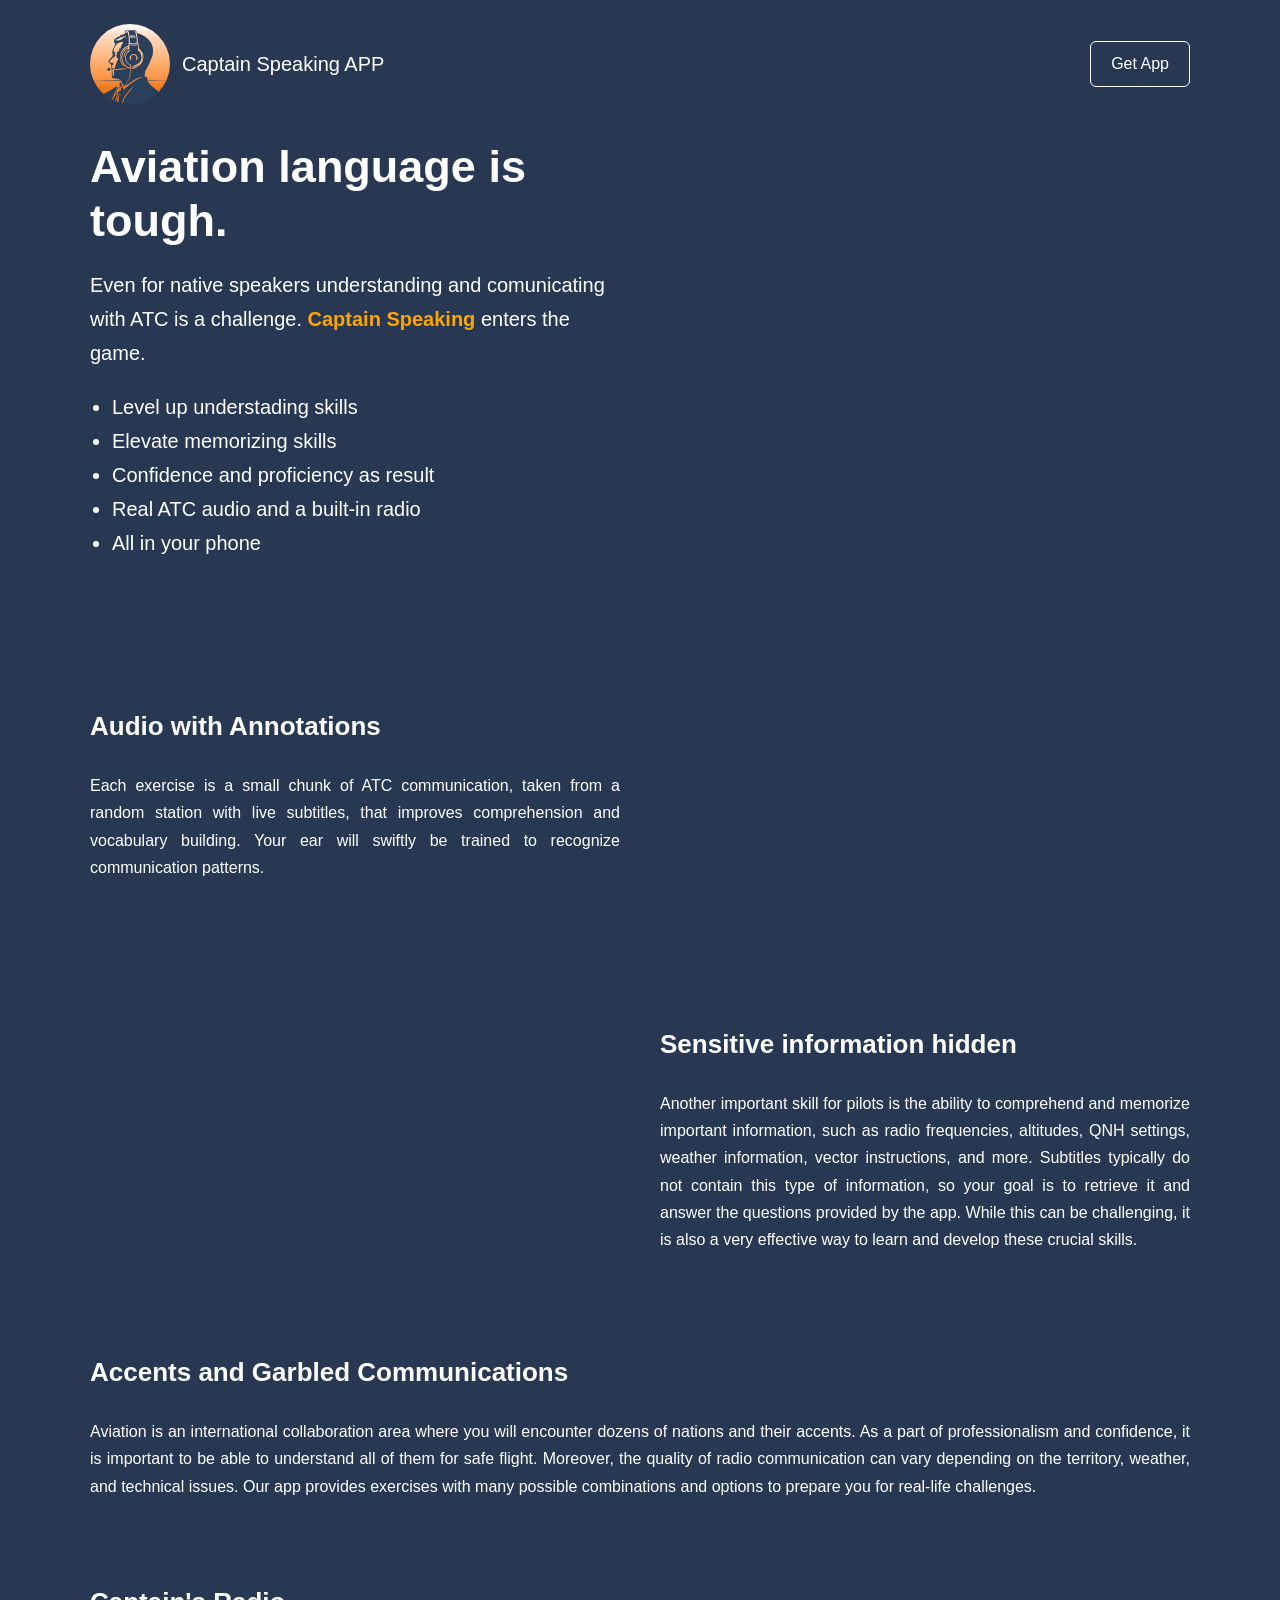
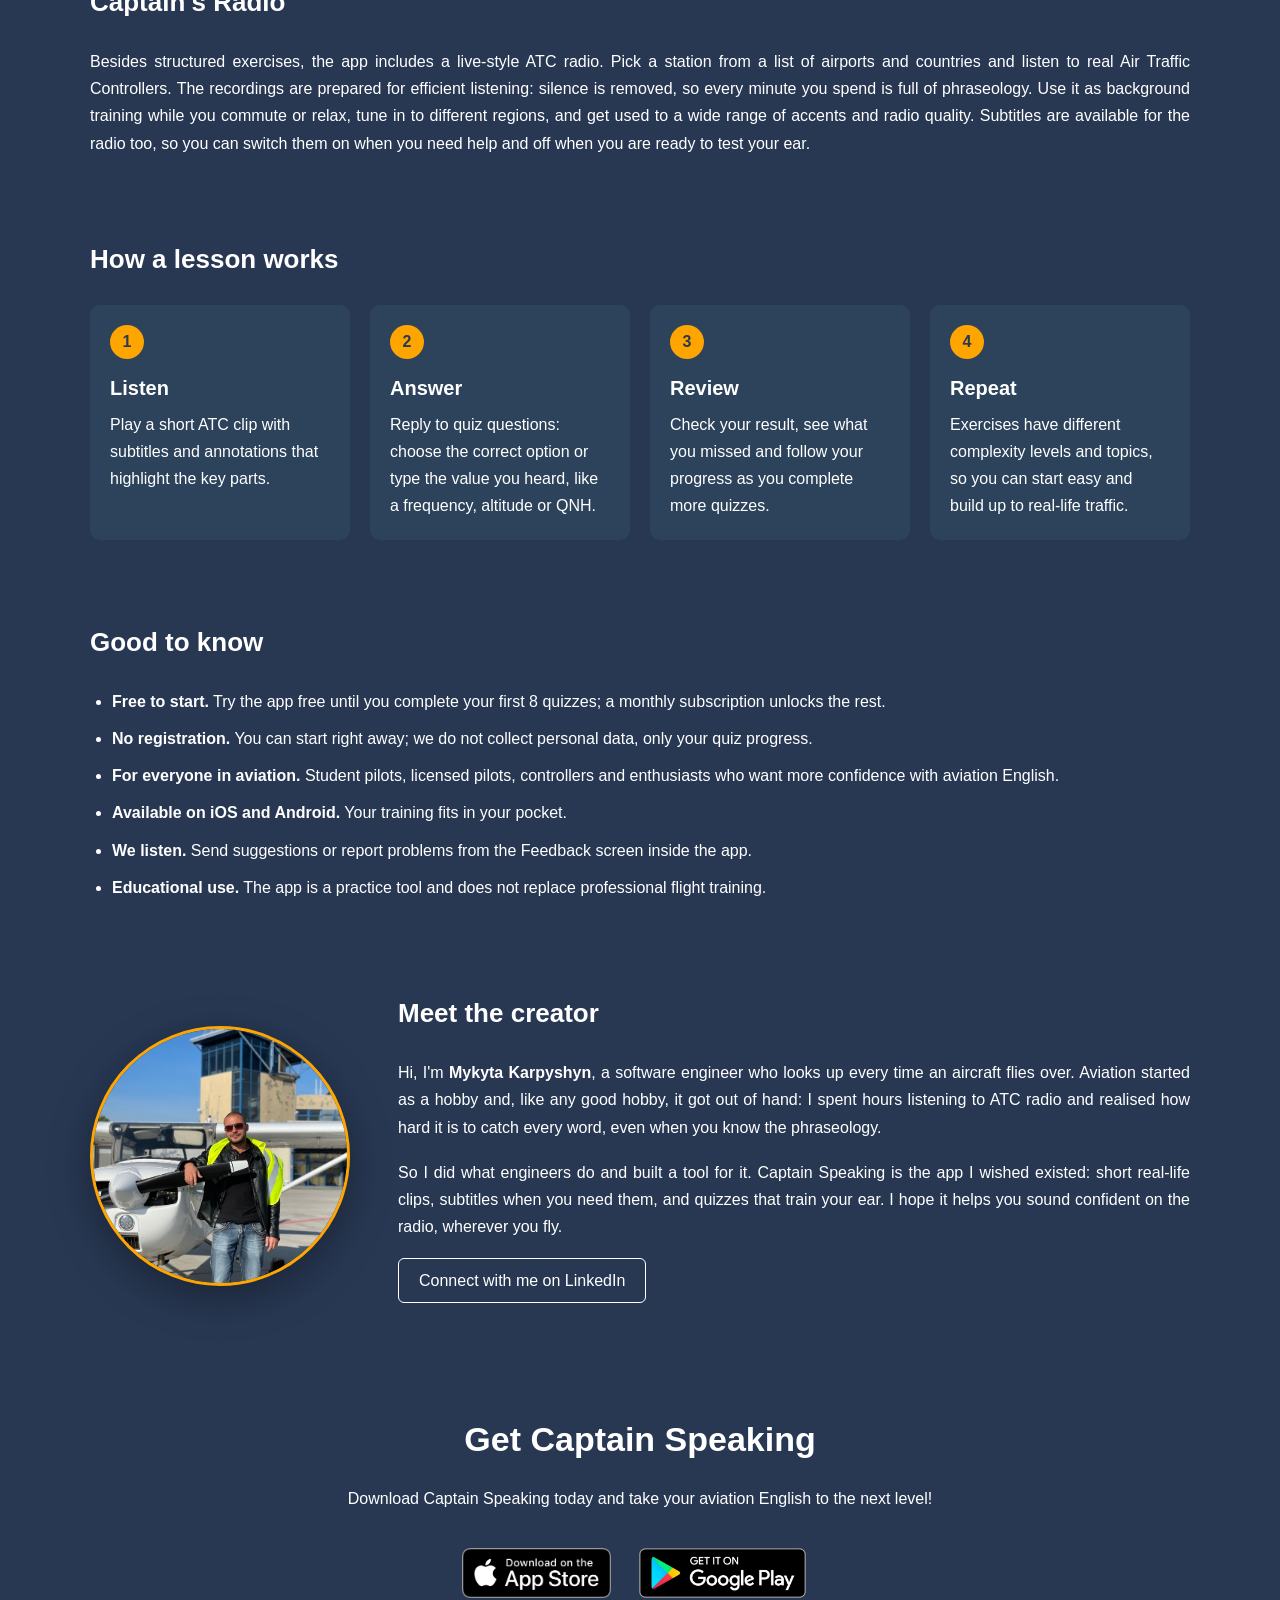
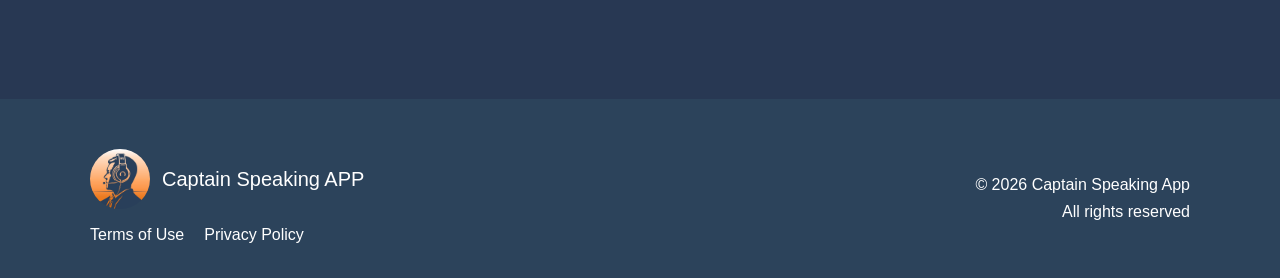
<file: index.html>
<!DOCTYPE html><html lang="en"><head><meta charset="utf-8"><meta name="viewport" content="width=device-width, initial-scale=1"><title>Captain Speaking - Aviation English Training</title><meta name="description" content="Practice ATC radio communication with annotated audio exercises and quizzes."><link rel="icon" href="assets/favicon.ico"><meta name="apple-itunes-app" content="app-id=1671759983"><link rel="stylesheet" href="style.css"></head><body><nav class="site-nav"><div class="container"><a class="brand" href="./"><img src="assets/captain_logo_rounded.png" alt="Captain Speaking logo"><span>Captain Speaking APP</span></a><a class="btn-outline" href="#get-app">Get App</a></div></nav>
<section class="hero"><div class="container"><div class="row">
<div><h1>Aviation language is tough.</h1>
<p class="lead">Even for native speakers understanding and comunicating with ATC is a challenge. <b>Captain Speaking</b> enters the game.</p>
<ul class="lead"><li>Level up understading skills</li><li>Elevate memorizing skills</li><li>Confidence and proficiency as result</li><li>Real ATC audio and a built-in radio</li><li>All in your phone</li></ul></div>
<div><video autoplay muted loop playsinline preload="auto"><source src="assets/intro_index_1024.mp4" type="video/mp4"></video></div>
</div></div></section>
<section class="feature"><div class="container"><div class="row">
<div><h3>Audio with Annotations</h3><p>Each exercise is a small chunk of ATC communication, taken from a random station with live subtitles, that improves comprehension and vocabulary building. Your ear will swiftly be trained to recognize communication patterns.</p></div>
<div><video autoplay muted loop playsinline preload="auto"><source src="assets/annotations_index_promo_blue.mp4" type="video/mp4"></video></div>
</div></div></section>
<section class="feature"><div class="container"><div class="row">
<div class="order-last"><video autoplay muted loop playsinline preload="auto"><source src="assets/3_phone_demo.mp4" type="video/mp4"></video></div>
<div><h3>Sensitive information hidden</h3><p>Another important skill for pilots is the ability to comprehend and memorize important information, such as radio frequencies, altitudes, QNH settings, weather information, vector instructions, and more. Subtitles typically do not contain this type of information, so your goal is to retrieve it and answer the questions provided by the app. While this can be challenging, it is also a very effective way to learn and develop these crucial skills.</p></div>
</div></div></section>
<section class="feature"><div class="container"><h3>Accents and Garbled Communications</h3><p>Aviation is an international collaboration area where you will encounter dozens of nations and their accents. As a part of professionalism and confidence, it is important to be able to understand all of them for safe flight. Moreover, the quality of radio communication can vary depending on the territory, weather, and technical issues. Our app provides exercises with many possible combinations and options to prepare you for real-life challenges.</p></div></section>
<section class="feature"><div class="container"><h3>Captain's Radio</h3><p>Besides structured exercises, the app includes a live-style ATC radio. Pick a station from a list of airports and countries and listen to real Air Traffic Controllers. The recordings are prepared for efficient listening: silence is removed, so every minute you spend is full of phraseology. Use it as background training while you commute or relax, tune in to different regions, and get used to a wide range of accents and radio quality. Subtitles are available for the radio too, so you can switch them on when you need help and off when you are ready to test your ear.</p></div></section>
<section class="feature"><div class="container"><h3>How a lesson works</h3><div class="steps">
<div class="step"><span>1</span><h4>Listen</h4><p>Play a short ATC clip with subtitles and annotations that highlight the key parts.</p></div>
<div class="step"><span>2</span><h4>Answer</h4><p>Reply to quiz questions: choose the correct option or type the value you heard, like a frequency, altitude or QNH.</p></div>
<div class="step"><span>3</span><h4>Review</h4><p>Check your result, see what you missed and follow your progress as you complete more quizzes.</p></div>
<div class="step"><span>4</span><h4>Repeat</h4><p>Exercises have different complexity levels and topics, so you can start easy and build up to real-life traffic.</p></div>
</div></div></section>
<section class="feature"><div class="container"><h3>Good to know</h3><ul class="know">
<li><b>Free to start.</b> Try the app free until you complete your first 8 quizzes; a monthly subscription unlocks the rest.</li>
<li><b>No registration.</b> You can start right away; we do not collect personal data, only your quiz progress.</li>
<li><b>For everyone in aviation.</b> Student pilots, licensed pilots, controllers and enthusiasts who want more confidence with aviation English.</li>
<li><b>Available on iOS and Android.</b> Your training fits in your pocket.</li>
<li><b>We listen.</b> Send suggestions or report problems from the Feedback screen inside the app.</li>
<li><b>Educational use.</b> The app is a practice tool and does not replace professional flight training.</li>
</ul></div></section>
<section class="feature about"><div class="container"><div class="row">
<div><img class="about-photo" src="assets/mykyta.jpg" alt="Mykyta Karpyshyn standing in front of a light aircraft at an airfield"></div>
<div><h3>Meet the creator</h3>
<p>Hi, I'm <b>Mykyta Karpyshyn</b>, a software engineer who looks up every time an aircraft flies over. Aviation started as a hobby and, like any good hobby, it got out of hand: I spent hours listening to ATC radio and realised how hard it is to catch every word, even when you know the phraseology.</p>
<p>So I did what engineers do and built a tool for it. Captain Speaking is the app I wished existed: short real-life clips, subtitles when you need them, and quizzes that train your ear. I hope it helps you sound confident on the radio, wherever you fly.</p>
<p><a class="btn-outline" href="https://www.linkedin.com/in/mykyta-karpyshyn-b0466b23/" target="_blank" rel="noopener">Connect with me on LinkedIn</a></p></div>
</div></div></section>
<section class="cta" id="get-app"><div class="container"><h3>Get Captain Speaking</h3><p>Download Captain Speaking today and take your aviation English to the next level!</p>
<div class="store"><a href="https://apps.apple.com/app/id1671759983" target="_blank" rel="noopener"><img src="assets/app_store.webp" alt="Download on the App Store"></a><a href="https://play.google.com/store/apps/details?id=com.captainspeaking" target="_blank" rel="noopener"><img src="assets/google_play.webp" alt="Get it on Google Play" style="height:74px"></a></div></div></section>
<footer><div class="container"><div><a class="brand" href="./"><img src="assets/captain_logo_rounded.png" alt="Captain Speaking logo" style="width:60px;height:60px"><span>Captain Speaking APP</span></a><div class="links" style="margin-top:12px"><a href="terms-of-use/">Terms of Use</a><a href="privacy-policy/">Privacy Policy</a></div></div><div class="copy"><p>&copy; 2026 Captain Speaking App</p><p>All rights reserved</p></div></div></footer></body></html>
</file>
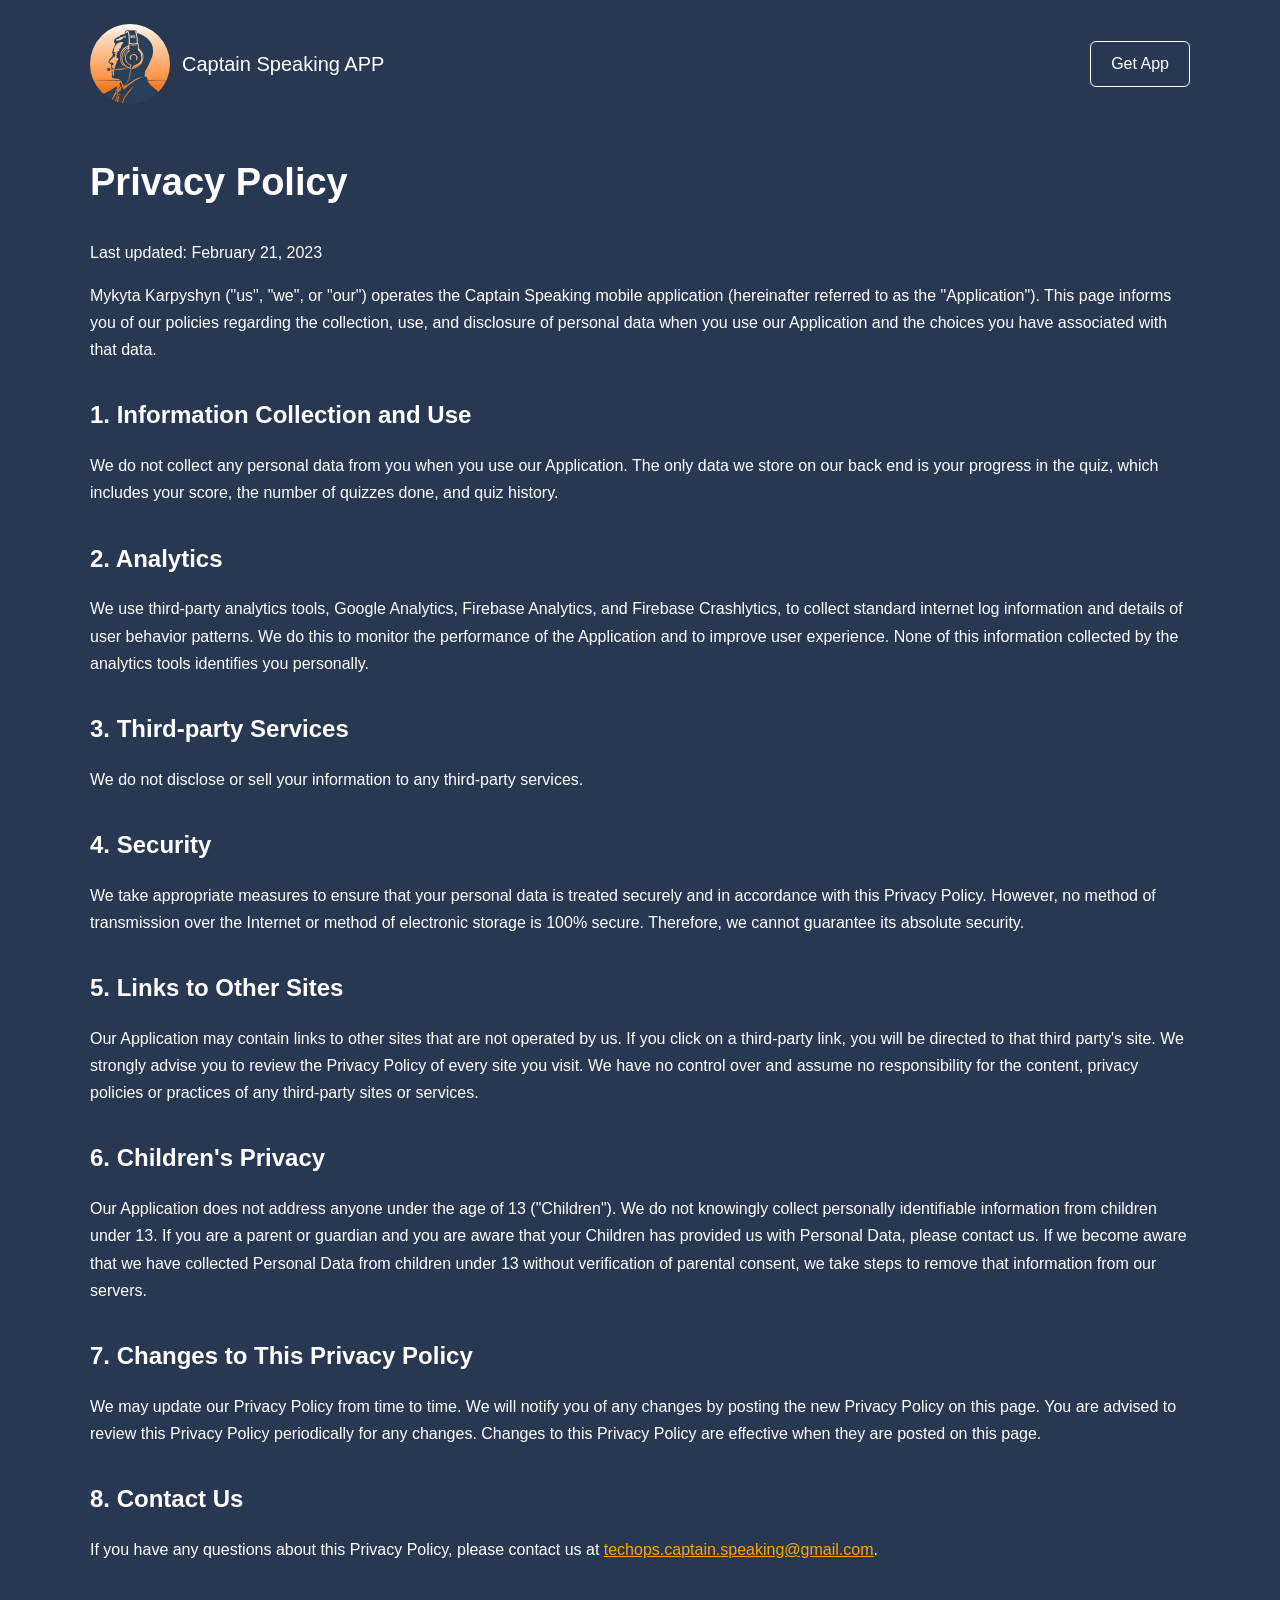
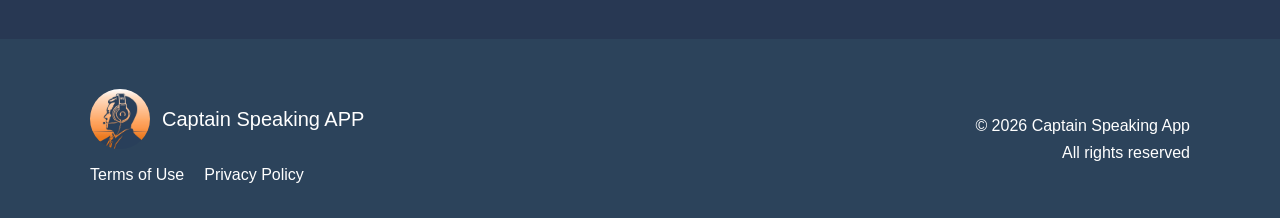
<file: privacy-policy/index.html>
<!DOCTYPE html><html lang="en"><head><meta charset="utf-8"><meta name="viewport" content="width=device-width, initial-scale=1"><title>Privacy Policy - Captain Speaking</title><meta name="description" content="Privacy Policy for the Captain Speaking App"><link rel="icon" href="../assets/favicon.ico"><meta name="apple-itunes-app" content="app-id=1671759983"><link rel="stylesheet" href="../style.css"></head><body><nav class="site-nav"><div class="container"><a class="brand" href="../"><img src="../assets/captain_logo_rounded.png" alt="Captain Speaking logo"><span>Captain Speaking APP</span></a><a class="btn-outline" href="../#get-app">Get App</a></div></nav>
<main class="doc"><div class="container">
            <div>
    <div>
    <h1>Privacy Policy</h1>
  <p>Last updated: February 21, 2023</p>
  <p>Mykyta Karpyshyn ("us", "we", or "our") operates the Captain Speaking mobile application (hereinafter referred to as the "Application"). This page informs you of our policies regarding the collection, use, and disclosure of personal data when you use our Application and the choices you have associated with that data.</p>
  
  <h2>1. Information Collection and Use</h2>
  <p>We do not collect any personal data from you when you use our Application. The only data we store on our back end is your progress in the quiz, which includes your score, the number of quizzes done, and quiz history.</p>
  
  <h2>2. Analytics</h2>
  <p>We use third-party analytics tools, Google Analytics, Firebase Analytics, and Firebase Crashlytics, to collect standard internet log information and details of user behavior patterns. We do this to monitor the performance of the Application and to improve user experience. None of this information collected by the analytics tools identifies you personally.</p>
  
  <h2>3. Third-party Services</h2>
  <p>We do not disclose or sell your information to any third-party services.</p>
  
  <h2>4. Security</h2>
  <p>We take appropriate measures to ensure that your personal data is treated securely and in accordance with this Privacy Policy. However, no method of transmission over the Internet or method of electronic storage is 100% secure. Therefore, we cannot guarantee its absolute security.</p>
  
  <h2>5. Links to Other Sites</h2>
  <p>Our Application may contain links to other sites that are not operated by us. If you click on a third-party link, you will be directed to that third party's site. We strongly advise you to review the Privacy Policy of every site you visit. We have no control over and assume no responsibility for the content, privacy policies or practices of any third-party sites or services.</p>
  
  <h2>6. Children's Privacy</h2>
  <p>Our Application does not address anyone under the age of 13 ("Children"). We do not knowingly collect personally identifiable information from children under 13. If you are a parent or guardian and you are aware that your Children has provided us with Personal Data, please contact us. If we become aware that we have collected Personal Data from children under 13 without verification of parental consent, we take steps to remove that information from our servers.</p>
  
  <h2>7. Changes to This Privacy Policy</h2>
  <p>We may update our Privacy Policy from time to time. We will notify you of any changes by posting the new Privacy Policy on this page. You are advised to review this Privacy Policy periodically for any changes. Changes to this Privacy Policy are effective when they are posted on this page.</p>
  
  <h2>8. Contact Us</h2>
  <p>If you have any questions about this Privacy Policy, please contact us at <a href="mailto:techops.captain.speaking@gmail.com">techops.captain.speaking@gmail.com</a>.</p>
    </div>
</div></main><footer><div class="container"><div><a class="brand" href="../"><img src="../assets/captain_logo_rounded.png" alt="Captain Speaking logo" style="width:60px;height:60px"><span>Captain Speaking APP</span></a><div class="links" style="margin-top:12px"><a href="../terms-of-use/">Terms of Use</a><a href="../privacy-policy/">Privacy Policy</a></div></div><div class="copy"><p>&copy; 2026 Captain Speaking App</p><p>All rights reserved</p></div></div></footer></body></html>
</file>
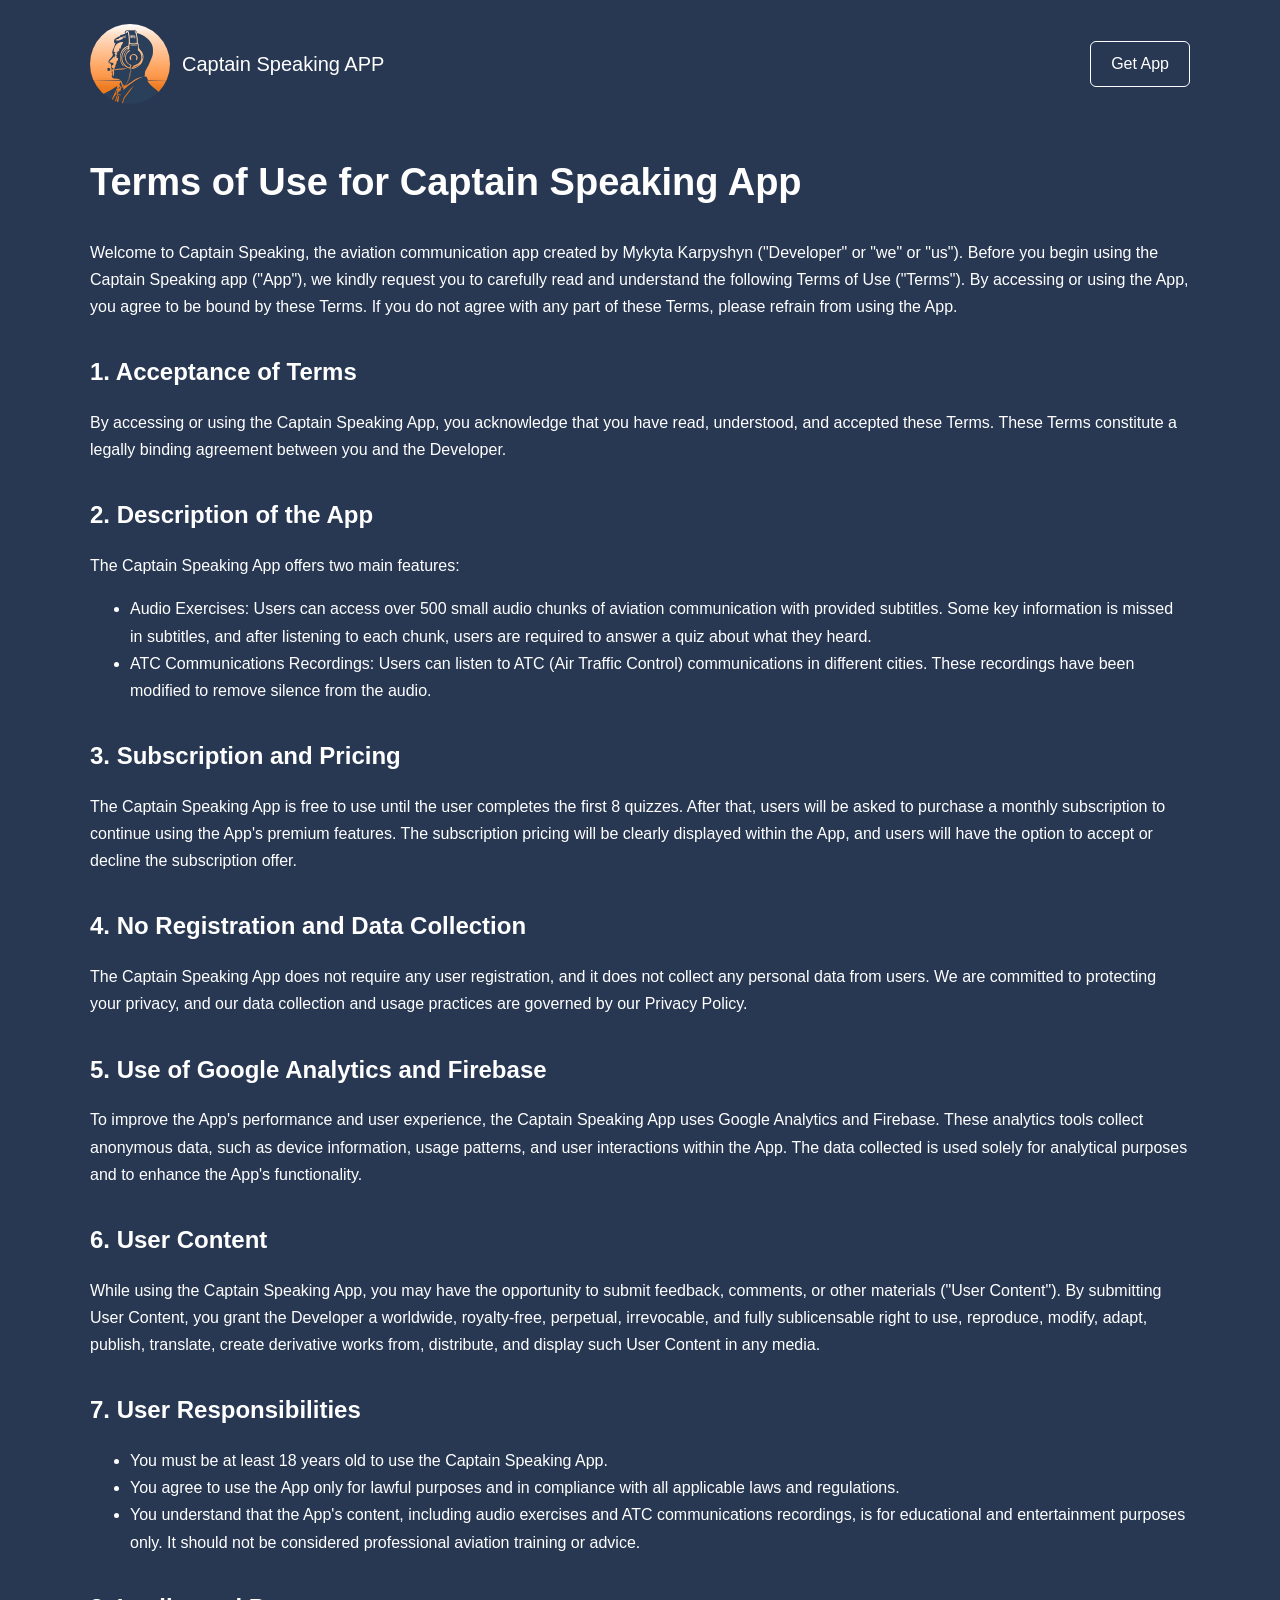
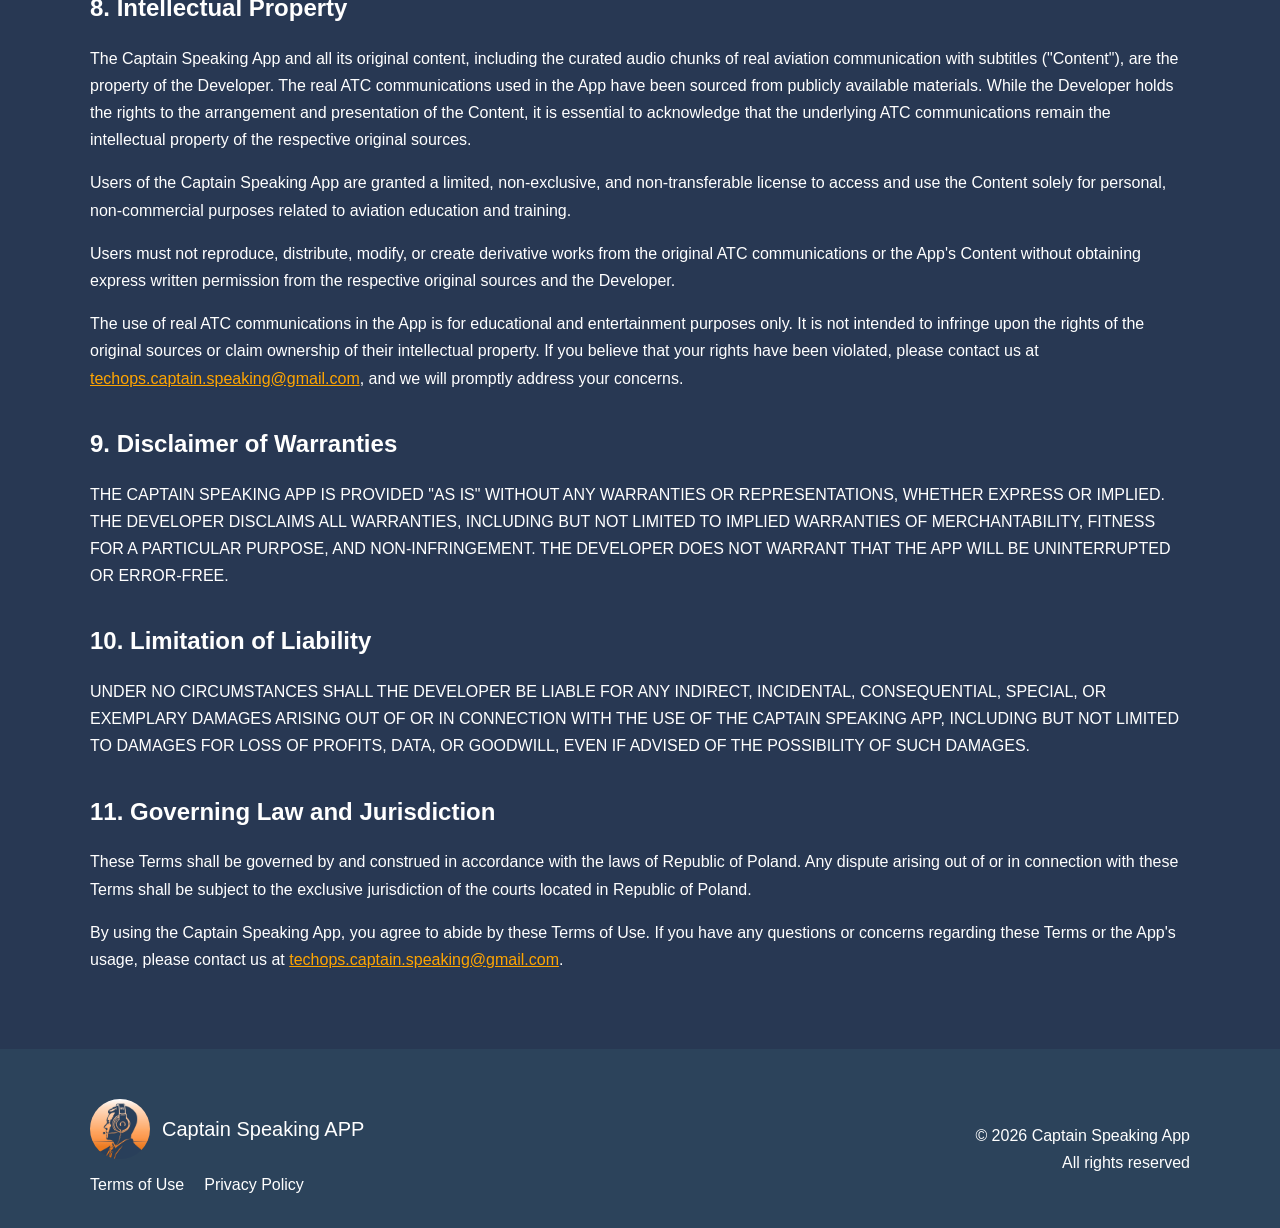
<file: terms-of-use/index.html>
<!DOCTYPE html><html lang="en"><head><meta charset="utf-8"><meta name="viewport" content="width=device-width, initial-scale=1"><title>Terms of Use - Captain Speaking</title><meta name="description" content="Terms of Use for the Captain Speaking App"><link rel="icon" href="../assets/favicon.ico"><meta name="apple-itunes-app" content="app-id=1671759983"><link rel="stylesheet" href="../style.css"></head><body><nav class="site-nav"><div class="container"><a class="brand" href="../"><img src="../assets/captain_logo_rounded.png" alt="Captain Speaking logo"><span>Captain Speaking APP</span></a><a class="btn-outline" href="../#get-app">Get App</a></div></nav>
<main class="doc"><div class="container">
            <div>
    
<div>

    <h1 class="mb-4">Terms of Use for Captain Speaking App</h1>

    <p>Welcome to Captain Speaking, the aviation communication app created by Mykyta Karpyshyn ("Developer" or "we" or "us"). Before you begin using the Captain Speaking app ("App"), we kindly request you to carefully read and understand the following Terms of Use ("Terms"). By accessing or using the App, you agree to be bound by these Terms. If you do not agree with any part of these Terms, please refrain from using the App.</p>

    <h2>1. Acceptance of Terms</h2>

    <p>By accessing or using the Captain Speaking App, you acknowledge that you have read, understood, and accepted these Terms. These Terms constitute a legally binding agreement between you and the Developer.</p>

    <h2>2. Description of the App</h2>

    <p>The Captain Speaking App offers two main features:</p>
    <ul>
      <li>Audio Exercises: Users can access over 500 small audio chunks of aviation communication with provided subtitles. Some key information is missed in subtitles, and after listening to each chunk, users are required to answer a quiz about what they heard.</li>
      <li>ATC Communications Recordings: Users can listen to ATC (Air Traffic Control) communications in different cities. These recordings have been modified to remove silence from the audio.</li>
    </ul>

    <h2>3. Subscription and Pricing</h2>

    <p>The Captain Speaking App is free to use until the user completes the first 8 quizzes. After that, users will be asked to purchase a monthly subscription to continue using the App's premium features. The subscription pricing will be clearly displayed within the App, and users will have the option to accept or decline the subscription offer.</p>

    <h2>4. No Registration and Data Collection</h2>

    <p>The Captain Speaking App does not require any user registration, and it does not collect any personal data from users. We are committed to protecting your privacy, and our data collection and usage practices are governed by our Privacy Policy.</p>

    <h2>5. Use of Google Analytics and Firebase</h2>

    <p>To improve the App's performance and user experience, the Captain Speaking App uses Google Analytics and Firebase. These analytics tools collect anonymous data, such as device information, usage patterns, and user interactions within the App. The data collected is used solely for analytical purposes and to enhance the App's functionality.</p>

    <h2>6. User Content</h2>

    <p>While using the Captain Speaking App, you may have the opportunity to submit feedback, comments, or other materials ("User Content"). By submitting User Content, you grant the Developer a worldwide, royalty-free, perpetual, irrevocable, and fully sublicensable right to use, reproduce, modify, adapt, publish, translate, create derivative works from, distribute, and display such User Content in any media.</p>

    <h2>7. User Responsibilities</h2>

    <p>
      <ul>
        <li>You must be at least 18 years old to use the Captain Speaking App.</li>
        <li>You agree to use the App only for lawful purposes and in compliance with all applicable laws and regulations.</li>
        <li>You understand that the App's content, including audio exercises and ATC communications recordings, is for educational and entertainment purposes only. It should not be considered professional aviation training or advice.</li>
      </ul>
    </p>

    <h2>8. Intellectual Property</h2>

    <p>The Captain Speaking App and all its original content, including the curated audio chunks of real aviation communication with subtitles ("Content"), are the property of the Developer. The real ATC communications used in the App have been sourced from publicly available materials. While the Developer holds the rights to the arrangement and presentation of the Content, it is essential to acknowledge that the underlying ATC communications remain the intellectual property of the respective original sources.</p>

    <p>Users of the Captain Speaking App are granted a limited, non-exclusive, and non-transferable license to access and use the Content solely for personal, non-commercial purposes related to aviation education and training.</p>

    <p>Users must not reproduce, distribute, modify, or create derivative works from the original ATC communications or the App's Content without obtaining express written permission from the respective original sources and the Developer.</p>

    <p>The use of real ATC communications in the App is for educational and entertainment purposes only. It is not intended to infringe upon the rights of the original sources or claim ownership of their intellectual property. If you believe that your rights have been violated, please contact us at <a href="mailto:techops.captain.speaking@gmail.com">techops.captain.speaking@gmail.com</a>, and we will promptly address your concerns.</p>

    <h2>9. Disclaimer of Warranties</h2>

    <p>THE CAPTAIN SPEAKING APP IS PROVIDED "AS IS" WITHOUT ANY WARRANTIES OR REPRESENTATIONS, WHETHER EXPRESS OR IMPLIED. THE DEVELOPER DISCLAIMS ALL WARRANTIES, INCLUDING BUT NOT LIMITED TO IMPLIED WARRANTIES OF MERCHANTABILITY, FITNESS FOR A PARTICULAR PURPOSE, AND NON-INFRINGEMENT. THE DEVELOPER DOES NOT WARRANT THAT THE APP WILL BE UNINTERRUPTED OR ERROR-FREE.</p>

    <h2>10. Limitation of Liability</h2>

    <p>UNDER NO CIRCUMSTANCES SHALL THE DEVELOPER BE LIABLE FOR ANY INDIRECT, INCIDENTAL, CONSEQUENTIAL, SPECIAL, OR EXEMPLARY DAMAGES ARISING OUT OF OR IN CONNECTION WITH THE USE OF THE CAPTAIN SPEAKING APP, INCLUDING BUT NOT LIMITED TO DAMAGES FOR LOSS OF PROFITS, DATA, OR GOODWILL, EVEN IF ADVISED OF THE POSSIBILITY OF SUCH DAMAGES.</p>

    <h2>11. Governing Law and Jurisdiction</h2>

    <p>These Terms shall be governed by and construed in accordance with the laws of Republic of Poland. Any dispute arising out of or in connection with these Terms shall be subject to the exclusive jurisdiction of the courts located in Republic of Poland.</p>

    <p>By using the Captain Speaking App, you agree to abide by these Terms of Use. If you have any questions or concerns regarding these Terms or the App's usage, please contact us at <a href="mailto:techops.captain.speaking@gmail.com">techops.captain.speaking@gmail.com</a>.</p>

  </div>



</div></main><footer><div class="container"><div><a class="brand" href="../"><img src="../assets/captain_logo_rounded.png" alt="Captain Speaking logo" style="width:60px;height:60px"><span>Captain Speaking APP</span></a><div class="links" style="margin-top:12px"><a href="../terms-of-use/">Terms of Use</a><a href="../privacy-policy/">Privacy Policy</a></div></div><div class="copy"><p>&copy; 2026 Captain Speaking App</p><p>All rights reserved</p></div></div></footer></body></html>
</file>
<file: style.css>
:root{--bg:#283853;--footer:#2c435b;--accent:#ffa500;--text:#fff}
*{box-sizing:border-box}
body{margin:0;background:var(--bg);color:var(--text);font-family:Roboto,-apple-system,"Segoe UI",Helvetica,Arial,sans-serif;line-height:1.7;font-size:16px}
a{color:var(--accent)}
img,video{max-width:100%;height:auto}
.container{width:100%;max-width:1140px;margin:0 auto;padding:0 20px}
nav.site-nav{position:absolute;top:0;left:0;right:0;z-index:10;padding:24px 0}
nav.site-nav .container{display:flex;align-items:center;justify-content:space-between;gap:16px;flex-wrap:wrap}
.brand{display:flex;align-items:center;gap:12px;color:#fff;text-decoration:none;font-size:20px}
.brand img{width:80px;height:80px;border-radius:50%}
.btn-outline{color:#fff;border:1px solid #fff;border-radius:6px;padding:8px 20px;text-decoration:none;transition:.2s}
.btn-outline:hover{background:#fff;color:var(--bg)}
.hero{padding:140px 0 40px}
.row{display:grid;grid-template-columns:1fr 1fr;gap:40px;align-items:center}
.hero h1{font-size:45px;font-weight:700;margin:0 0 20px;line-height:1.2}
.hero .lead{font-size:20px}
.hero ul{padding-left:22px}
.hero b{color:orange}
.feature{padding:40px 0}
.feature h3{font-size:26px;font-weight:700;margin:0 0 24px}
.feature p{text-align:justify;margin:0}
.store{display:flex;gap:16px;align-items:center;flex-wrap:wrap;margin-top:24px}
.store img{height:50px;width:auto}
.cta{text-align:center;padding:50px 0 80px}
.cta h3{font-size:34px;margin:0 0 10px}
.cta .store{justify-content:center}
.doc{padding:150px 0 60px}
.doc h1{font-size:38px;margin:0 0 24px}
.doc h2{font-size:24px;margin:32px 0 12px}
.doc p,.doc li{color:#fff}
footer{background:var(--footer);padding:50px 0 30px}
footer .container{display:flex;justify-content:space-between;align-items:center;gap:24px;flex-wrap:wrap}
footer .links a{color:#fff;margin-right:20px;text-decoration:none}
footer .links a:hover{text-decoration:underline}
footer .copy{text-align:right}
footer .copy p{margin:0}
@media(max-width:900px){.row{grid-template-columns:1fr}.hero h1{font-size:35px}footer .copy{text-align:left}.hero{padding-top:130px}.row .order-last{order:2}}
.steps{display:grid;grid-template-columns:repeat(4,1fr);gap:20px}
.step{background:var(--footer);border-radius:10px;padding:20px}
.step span{display:inline-flex;width:34px;height:34px;border-radius:50%;background:var(--accent);color:#2b3952;font-weight:700;align-items:center;justify-content:center}
.step h4{margin:12px 0 6px;font-size:20px}
.step p{margin:0;text-align:left}
.know{padding-left:22px;margin:0}
.know li{margin-bottom:10px}
@media(max-width:900px){.steps{grid-template-columns:1fr 1fr}}
@media(max-width:560px){.steps{grid-template-columns:1fr}}
/* Videos have a slightly different flat background; feather their edges into the page color */
video{display:block;width:100%;
-webkit-mask-image:linear-gradient(to right,transparent,#000 10%,#000 90%,transparent),linear-gradient(to bottom,transparent,#000 10%,#000 90%,transparent);
-webkit-mask-composite:source-in;
mask-image:linear-gradient(to right,transparent,#000 10%,#000 90%,transparent),linear-gradient(to bottom,transparent,#000 10%,#000 90%,transparent);
mask-composite:intersect}
.about-photo{display:block;width:100%;aspect-ratio:4/3;object-fit:cover;border-radius:16px;box-shadow:0 12px 40px rgba(0,0,0,.35);border:3px solid var(--accent)}
.about p{margin-bottom:18px}
.about .btn-outline{display:inline-block}
.about .row{grid-template-columns:auto 1fr;gap:48px}
.about-photo{width:260px;height:260px;aspect-ratio:1;border-radius:50%;object-fit:cover;object-position:80% 30%}
@media(max-width:900px){.about .row{grid-template-columns:1fr;justify-items:center;text-align:center}.about p{text-align:center}}
</file>
